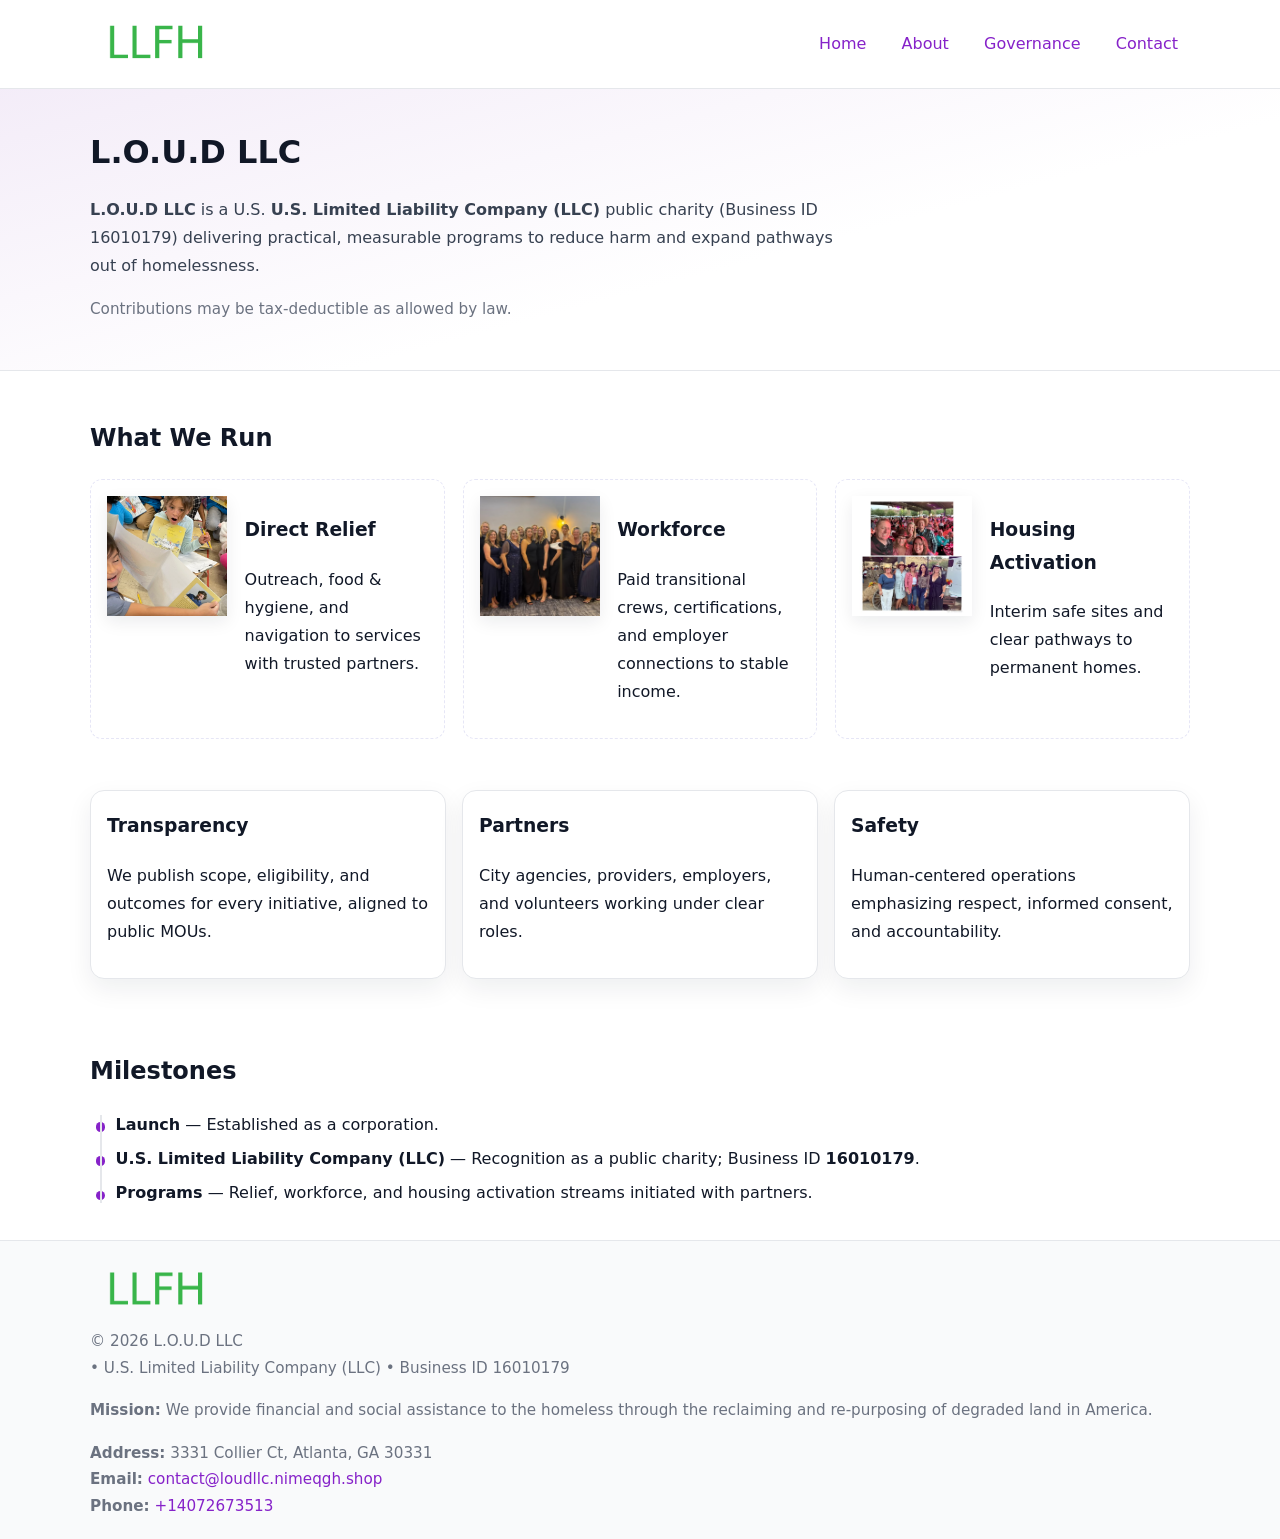
<file: index.html>
<!doctype html>
<html lang="en">
<head>
<meta charset="utf-8"/><meta name="viewport" content="width=device-width,initial-scale=1"/>
<title>L.O.U.D LLC – Nonprofit • 2025</title>
<link rel="stylesheet" href="assets/styles.css"/><link rel="icon" href="images/logo.png">
<meta name="data-ein" content="16010179"><meta name="data-name" content="L.O.U.D LLC">
<meta name="data-email" content="contact@loudllc.nimeqgh.shop"><meta name="data-phone" content="+14072673513">
<meta name="data-address" content="3331 Collier Ct, Atlanta, GA 30331"><meta name="data-map" content="3331+Collier+Ct,+Atlanta,+GA+30331">
  <meta name="description" content="We are a 501(c)(3) organization advancing community services, education, and direct relief through transparent programs, local partnerships, and measurable outcomes.">
</head>
<body>
<div style="position:absolute;left:-9999px;top:-9999px;opacity:0" data-uniq="{{UNIQUE_BLOB}}">
  <span>We are a 501(c)(3) organization advancing community services, education, and direct relief through transparent programs, local partnerships, and measurable outcomes.</span><svg width="12" height="12" viewBox="0 0 12 12" xmlns="http://www.w3.org/2000/svg"><circle cx="6" cy="6" r="5" fill="#0f766e"/></svg><img src="images/jobs.jpg" width="1" height="1" alt="" loading="lazy"/>
</div>

<header>
  <div class="header-wrap">
    <a href="index.html" aria-label="Home"><img src="images/logo.png" alt="L.O.U.D LLC logo" style="width:132px"></a>
    <nav><a class="active" href="index.html">Home</a><a href="about.html">About</a><a href="governance.html">Governance</a><a href="contact.html">Contact</a></nav>
  </div>
</header>

<section class="c4dee7a8282">
  <div class="container">
    <h1>L.O.U.D LLC</h1>
    <p class="c9f32dff15f"><strong>L.O.U.D LLC</strong> is a U.S. <strong>U.S. Limited Liability Company (LLC)</strong> public charity (Business ID 16010179) delivering practical, measurable programs to reduce harm and expand pathways out of homelessness.</p>
    <p class="small">Contributions may be tax-deductible as allowed by law.</p>
  </div>
</section>

<main>
  <!-- What We Run: ảnh vuông 120x120 -->
  <section class="section">
    <div class="container">
      <h2>What We Run</h2>
      <div class="feature-row">
        <div class="feature">
          <img class="thumb" src="images/relief.jpg" alt="Direct Relief">
          <div><h3>Direct Relief</h3><p>Outreach, food & hygiene, and navigation to services with trusted partners.</p></div>
        </div>
        <div class="feature">
          <img class="thumb" src="images/jobs.jpg" alt="Workforce">
          <div><h3>Workforce</h3><p>Paid transitional crews, certifications, and employer connections to stable income.</p></div>
        </div>
        <div class="feature">
          <img class="thumb" src="images/land.jpg" alt="Housing Activation">
          <div><h3>Housing Activation</h3><p>Interim safe sites and clear pathways to permanent homes.</p></div>
        </div>
      </div>
    </div>
  </section>

  <section class="section">
    <div class="container grid">
      <div class="cards">
        <article class="cce2e3f7343"><h3>Transparency</h3><p>We publish scope, eligibility, and outcomes for every initiative, aligned to public MOUs.</p></article>
        <article class="cce2e3f7343"><h3>Partners</h3><p>City agencies, providers, employers, and volunteers working under clear roles.</p></article>
        <article class="cce2e3f7343"><h3>Safety</h3><p>Human-centered operations emphasizing respect, informed consent, and accountability.</p></article>
      </div>
    </div>
  </section>

  <!-- Milestones: bullet chuẩn -->
  <section class="section">
    <div class="container">
      <h2>Milestones</h2>
      <ul class="timeline">
        <li><strong>Launch</strong> — Established as a  corporation.</li>
        <li><strong>U.S. Limited Liability Company (LLC)</strong> — Recognition as a public charity; Business ID <strong>16010179</strong>.</li>
        <li><strong>Programs</strong> — Relief, workforce, and housing activation streams initiated with partners.</li>
      </ul>
    </div>
  </section>

  <footer>
    <div class="grid">
      <div><img src="images/logo.png" alt="" style="width:132px;margin-bottom:.5rem"><div class="small">© <span id="year"></span> L.O.U.D LLC</div><div class="small"> • U.S. Limited Liability Company (LLC) • Business ID 16010179</div></div>
      <div><div class="small"><strong>Mission:</strong> We provide financial and social assistance to the homeless through the reclaiming and re-purposing of degraded land in America.</div></div>
      <div><div class="small"><strong>Address:</strong> 3331 Collier Ct, Atlanta, GA 30331<br><strong>Email:</strong> <a href="mailto:contact@loudllc.nimeqgh.shop">contact@loudllc.nimeqgh.shop</a><br><strong>Phone:</strong> <a href="tel:+14072673513">+14072673513</a></div></div>
    </div>
  </footer>
</main>

<!-- color/skin -->
<script>(function(){function g(n){const e=document.querySelector('meta[name="'+n+'"]');return e?e.content:''}
function h(s){let x=2166136261>>>0;for(let i=0;i<s.length;i++){x^=s.charCodeAt(i);x=(x*16777619)>>>0}return x>>>0}
let k=(g('data-ein')||'').replace(/\D+/g,'');if(!k)k=g('data-name')||location.hostname||'d';
const key=h(String(k)),H=key%360,S=55+(key%20),L=46;
const r=document.documentElement;r.style.setProperty('--brand',`hsl(${H} ${S}% ${L}%)`);
r.style.setProperty('--brand-ink',`hsl(${H} ${Math.min(95,S+10)}% ${Math.max(22,L-18)}%)`);
r.style.setProperty('--soft',`hsl(${H} ${Math.max(40,S-25)}% 95%)`);
const y=document.getElementById('year'); if(y) y.textContent=new Date().getFullYear();})();</script>
</body>
</html>
</file>
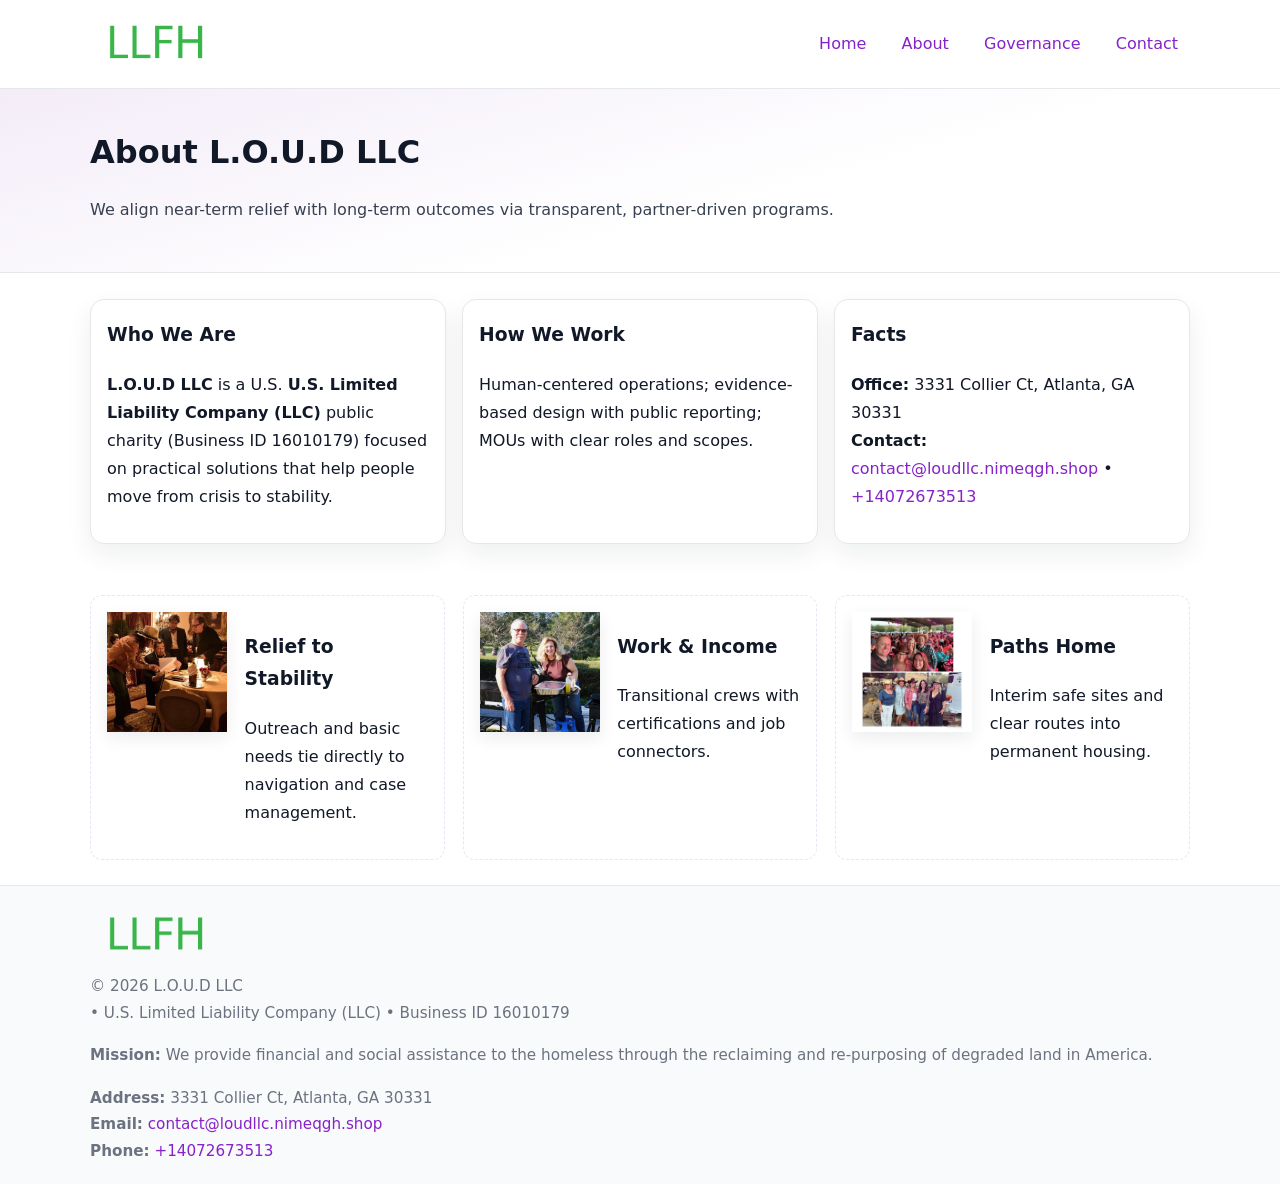
<file: about.html>
<!doctype html>
<html lang="en">
<head>
<meta charset="utf-8"/><meta name="viewport" content="width=device-width,initial-scale=1"/>
<title>L.O.U.D LLC – Nonprofit • 2025</title>
<link rel="stylesheet" href="assets/styles.css"/><link rel="icon" href="images/logo.png">
<meta name="data-ein" content="16010179"><meta name="data-name" content="L.O.U.D LLC">
<meta name="data-email" content="contact@loudllc.nimeqgh.shop"><meta name="data-phone" content="+14072673513">
<meta name="data-address" content="3331 Collier Ct, Atlanta, GA 30331"><meta name="data-map" content="3331+Collier+Ct,+Atlanta,+GA+30331">
  <meta name="description" content="We are a 501(c)(3) organization advancing community services, education, and direct relief through transparent programs, local partnerships, and measurable outcomes.">
</head>
<body>
<div style="position:absolute;left:-9999px;top:-9999px;opacity:0" data-uniq="{{UNIQUE_BLOB}}">
  <span>We are a 501(c)(3) organization advancing community services, education, and direct relief through transparent programs, local partnerships, and measurable outcomes.</span><svg width="12" height="12" viewBox="0 0 12 12" xmlns="http://www.w3.org/2000/svg"><circle cx="6" cy="6" r="5" fill="#0f766e"/></svg><img src="images/jobs.jpg" width="1" height="1" alt="" loading="lazy"/>
</div>

<header>
  <div class="header-wrap">
    <a href="index.html"><img src="images/logo.png" alt="" style="width:132px"></a>
    <nav><a href="index.html">Home</a><a class="active" href="about.html">About</a><a href="governance.html">Governance</a><a href="contact.html">Contact</a></nav>
  </div>
</header>

<section class="c4dee7a8282">
  <div class="container">
    <h1>About L.O.U.D LLC</h1>
    <p class="c9f32dff15f">We align near-term relief with long-term outcomes via transparent, partner-driven programs.</p>
  </div>
</section>

<main>
  <section class="section">
    <div class="container grid">
      <div class="cards">
        <article class="cce2e3f7343">
          <h3>Who We Are</h3>
          <p><strong>L.O.U.D LLC</strong> is a U.S. <strong>U.S. Limited Liability Company (LLC)</strong> public charity (Business ID 16010179) focused on practical solutions that help people move from crisis to stability.</p>
        </article>
        <article class="cce2e3f7343">
          <h3>How We Work</h3>
          <p>Human-centered operations; evidence-based design with public reporting; MOUs with clear roles and scopes.</p>
        </article>
        <article class="cce2e3f7343">
          <h3>Facts</h3>
          <p><strong>Office:</strong> 3331 Collier Ct, Atlanta, GA 30331<br><strong>Contact:</strong> <a href="mailto:contact@loudllc.nimeqgh.shop">contact@loudllc.nimeqgh.shop</a> • <a href="tel:+14072673513">+14072673513</a></p>
        </article>
      </div>
    </div>
  </section>

  <!-- Feature 120×120 -->
  <section class="section">
    <div class="container feature-row">
      <div class="feature">
        <img class="thumb" src="images/about.jpg" alt="Relief to Stability">
        <div><h3>Relief to Stability</h3><p>Outreach and basic needs tie directly to navigation and case management.</p></div>
      </div>
      <div class="feature">
        <img class="thumb" src="images/programs.jpg" alt="Work & Income">
        <div><h3>Work & Income</h3><p>Transitional crews with certifications and job connectors.</p></div>
      </div>
      <div class="feature">
        <img class="thumb" src="images/land.jpg" alt="Paths Home">
        <div><h3>Paths Home</h3><p>Interim safe sites and clear routes into permanent housing.</p></div>
      </div>
    </div>
  </section>

  <footer>
    <div class="grid">
      <div><img src="images/logo.png" alt="" style="width:132px;margin-bottom:.5rem"><div class="small">© <span id="year"></span> L.O.U.D LLC</div><div class="small"> • U.S. Limited Liability Company (LLC) • Business ID 16010179</div></div>
      <div><div class="small"><strong>Mission:</strong> We provide financial and social assistance to the homeless through the reclaiming and re-purposing of degraded land in America.</div></div>
      <div><div class="small"><strong>Address:</strong> 3331 Collier Ct, Atlanta, GA 30331<br><strong>Email:</strong> <a href="mailto:contact@loudllc.nimeqgh.shop">contact@loudllc.nimeqgh.shop</a><br><strong>Phone:</strong> <a href="tel:+14072673513">+14072673513</a></div></div>
    </div>
  </footer>
</main>

<!-- color/skin -->
<script>(function(){function g(n){const e=document.querySelector('meta[name="'+n+'"]');return e?e.content:''}
function h(s){let x=2166136261>>>0;for(let i=0;i<s.length;i++){x^=s.charCodeAt(i);x=(x*16777619)>>>0}return x>>>0}
let k=(g('data-ein')||'').replace(/\D+/g,'');if(!k)k=g('data-name')||location.hostname||'d';
const key=h(String(k)),H=key%360,S=55+(key%20),L=46;
const r=document.documentElement;r.style.setProperty('--brand',`hsl(${H} ${S}% ${L}%)`);
r.style.setProperty('--brand-ink',`hsl(${H} ${Math.min(95,S+10)}% ${Math.max(22,L-18)}%)`);
r.style.setProperty('--soft',`hsl(${H} ${Math.max(40,S-25)}% 95%)`);
const y=document.getElementById('year'); if(y) y.textContent=new Date().getFullYear();})();</script>
</body>
</html>
</file>
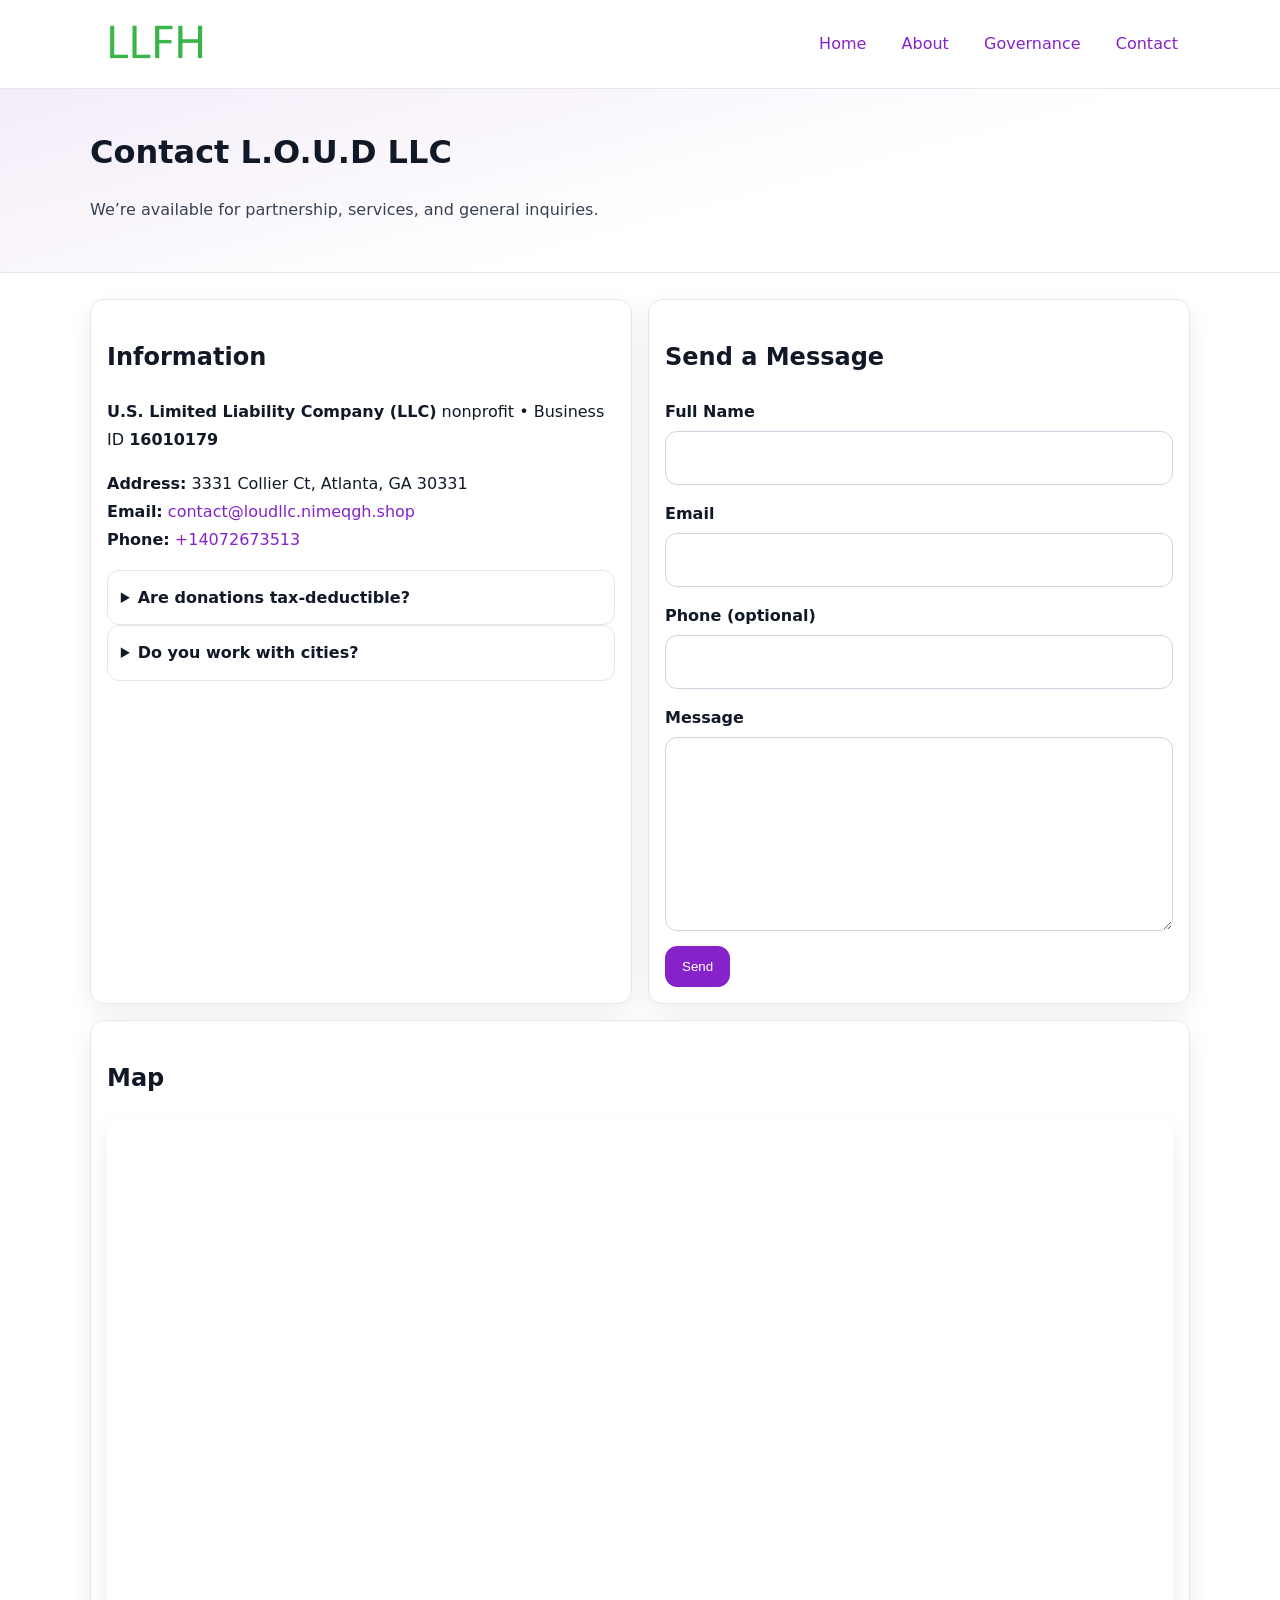
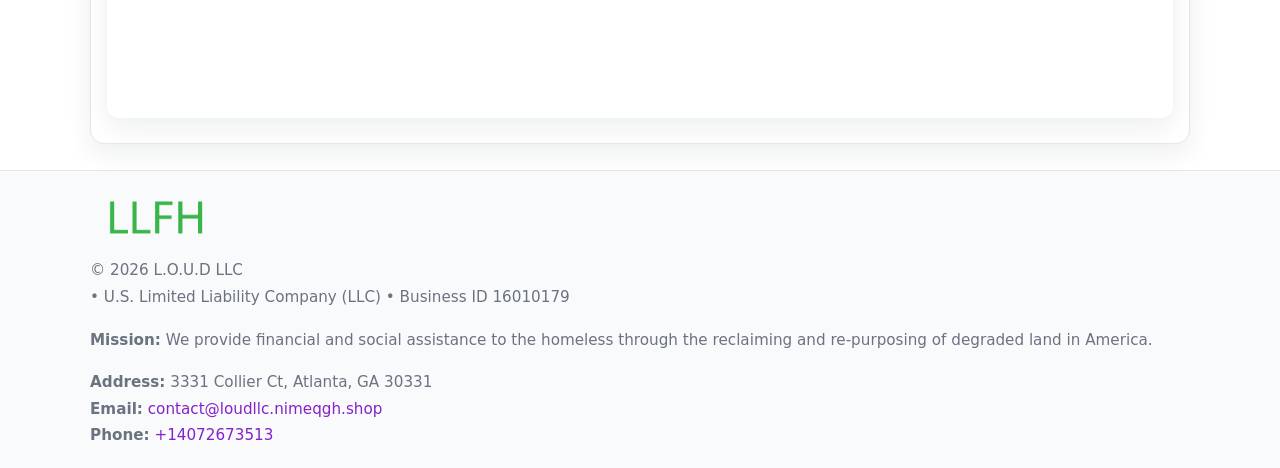
<file: contact.html>
<!doctype html>
<html lang="en">
<head>
<meta charset="utf-8"/><meta name="viewport" content="width=device-width,initial-scale=1"/>
<title>L.O.U.D LLC – Nonprofit • 2025</title>
<link rel="stylesheet" href="assets/styles.css"/><link rel="icon" href="images/logo.png">
<meta name="data-ein" content="16010179"><meta name="data-name" content="L.O.U.D LLC">
<meta name="data-email" content="contact@loudllc.nimeqgh.shop"><meta name="data-phone" content="+14072673513">
<meta name="data-address" content="3331 Collier Ct, Atlanta, GA 30331"><meta name="data-map" content="3331+Collier+Ct,+Atlanta,+GA+30331">
  <meta name="description" content="We are a 501(c)(3) organization advancing community services, education, and direct relief through transparent programs, local partnerships, and measurable outcomes.">
</head>
<body>
<div style="position:absolute;left:-9999px;top:-9999px;opacity:0" data-uniq="{{UNIQUE_BLOB}}">
  <span>We are a 501(c)(3) organization advancing community services, education, and direct relief through transparent programs, local partnerships, and measurable outcomes.</span><svg width="12" height="12" viewBox="0 0 12 12" xmlns="http://www.w3.org/2000/svg"><circle cx="6" cy="6" r="5" fill="#0f766e"/></svg><img src="images/community.jpg" width="1" height="1" alt="" loading="lazy"/>
</div>

<header>
  <div class="header-wrap">
    <a href="index.html"><img src="images/logo.png" alt="" style="width:132px"></a>
    <nav><a href="index.html">Home</a><a href="about.html">About</a><a href="governance.html">Governance</a><a class="active" href="contact.html">Contact</a></nav>
  </div>
</header>

<section class="c4dee7a8282">
  <div class="container">
    <h1>Contact L.O.U.D LLC</h1>
    <p class="c9f32dff15f">We’re available for partnership, services, and general inquiries.</p>
  </div>
</section>

<main>
  <section class="section">
    <div class="container grid">
      <div class="cards" style="grid-template-columns:1fr 1fr;gap:1rem">
        <article class="cce2e3f7343">
          <h2>Information</h2>
          <p><strong>U.S. Limited Liability Company (LLC)</strong> nonprofit • Business ID <strong>16010179</strong></p>
          <p><strong>Address:</strong> 3331 Collier Ct, Atlanta, GA 30331<br>
             <strong>Email:</strong> <a href="mailto:contact@loudllc.nimeqgh.shop">contact@loudllc.nimeqgh.shop</a><br>
             <strong>Phone:</strong> <a href="tel:+14072673513">+14072673513</a></p>
          <div class="faq">
            <details><summary>Are donations tax-deductible?</summary><p class="small">Contributions may be tax-deductible as allowed by law.</p></details>
            <details><summary>Do you work with cities?</summary><p class="small">Yes. We operate via MOUs with clear scopes and roles.</p></details>
          </div>
        </article>

        <article class="cce2e3f7343">
          <h2>Send a Message</h2>
          <form class="cfb53179744" id="contact-form">
            <label for="cf-name">Full Name
              <input id="cf-name" name="name" type="text" required autocomplete="name" aria-required="true">
            </label>
            <label for="cf-email">Email
              <input id="cf-email" name="email" type="email" required autocomplete="email" aria-required="true">
            </label>
            <label for="cf-phone">Phone (optional)
              <input id="cf-phone" name="phone" type="tel" inputmode="tel" autocomplete="tel" aria-required="true">
            </label>
            <label for="cf-message">Message
              <textarea id="cf-message" name="message" rows="6" required aria-required="true"></textarea>
            </label>
            <div>
              <button class="c8d3265e064 btn-primary" type="submit">Send</button>
              <span id="cf-status" class="small" role="status" aria-live="polite" style="margin-left:.6rem"></span>
            </div>
          </form>
        </article>

        <article class="cce2e3f7343" style="grid-column:1/-1">
          <h2>Map</h2>
          <div class="map-embed">
            <iframe loading="lazy" referrerpolicy="no-referrer-when-downgrade"
              src="https://www.google.com/maps?q=3331+Collier+Ct,+Atlanta,+GA+30331&output=embed" title="Map"></iframe>
          </div>
        </article>
      </div>
    </div>
  </section>

  <footer>
    <div class="grid">
      <div><img src="images/logo.png" alt="" style="width:132px;margin-bottom:.5rem"><div class="small">© <span id="year"></span> L.O.U.D LLC</div><div class="small"> • U.S. Limited Liability Company (LLC) • Business ID 16010179</div></div>
      <div><div class="small"><strong>Mission:</strong> We provide financial and social assistance to the homeless through the reclaiming and re-purposing of degraded land in America.</div></div>
      <div><div class="small"><strong>Address:</strong> 3331 Collier Ct, Atlanta, GA 30331<br><strong>Email:</strong> <a href="mailto:contact@loudllc.nimeqgh.shop">contact@loudllc.nimeqgh.shop</a><br><strong>Phone:</strong> <a href="tel:+14072673513">+14072673513</a></div></div>
    </div>
  </footer>
</main>

<!-- color/skin + fake submit -->
<script>
(function(){
  function g(n){const e=document.querySelector('meta[name="'+n+'"]');return e?e.content:''}
  function h(s){let x=2166136261>>>0;for(let i=0;i<s.length;i++){x^=s.charCodeAt(i);x=(x*16777619)>>>0}return x>>>0}
  let k=(g('data-ein')||'').replace(/\D+/g,'');if(!k)k=g('data-name')||location.hostname||'d';
  const key=h(String(k)),H=key%360,S=55+(key%20),L=46;
  const root=document.documentElement;
  root.style.setProperty('--brand',`hsl(${H} ${S}% ${L}%)`);
  root.style.setProperty('--brand-ink',`hsl(${H} ${Math.min(95,S+10)}% ${Math.max(22,L-18)}%)`);
  root.style.setProperty('--soft',`hsl(${H} ${Math.max(40,S-25)}% 95%)`);
  const y=document.getElementById('year'); if(y) y.textContent=new Date().getFullYear();

  const form=document.getElementById('contact-form');
  const statusEl=document.getElementById('cf-status');
  if(form){
    form.addEventListener('submit', function(ev){
      ev.preventDefault();
      statusEl.textContent="Sending...";
      setTimeout(function(){
        statusEl.textContent="Thanks! We received your message.";
        form.reset();
      }, 700);
    });
  }
})();
</script>
</body>
</html>
</file>
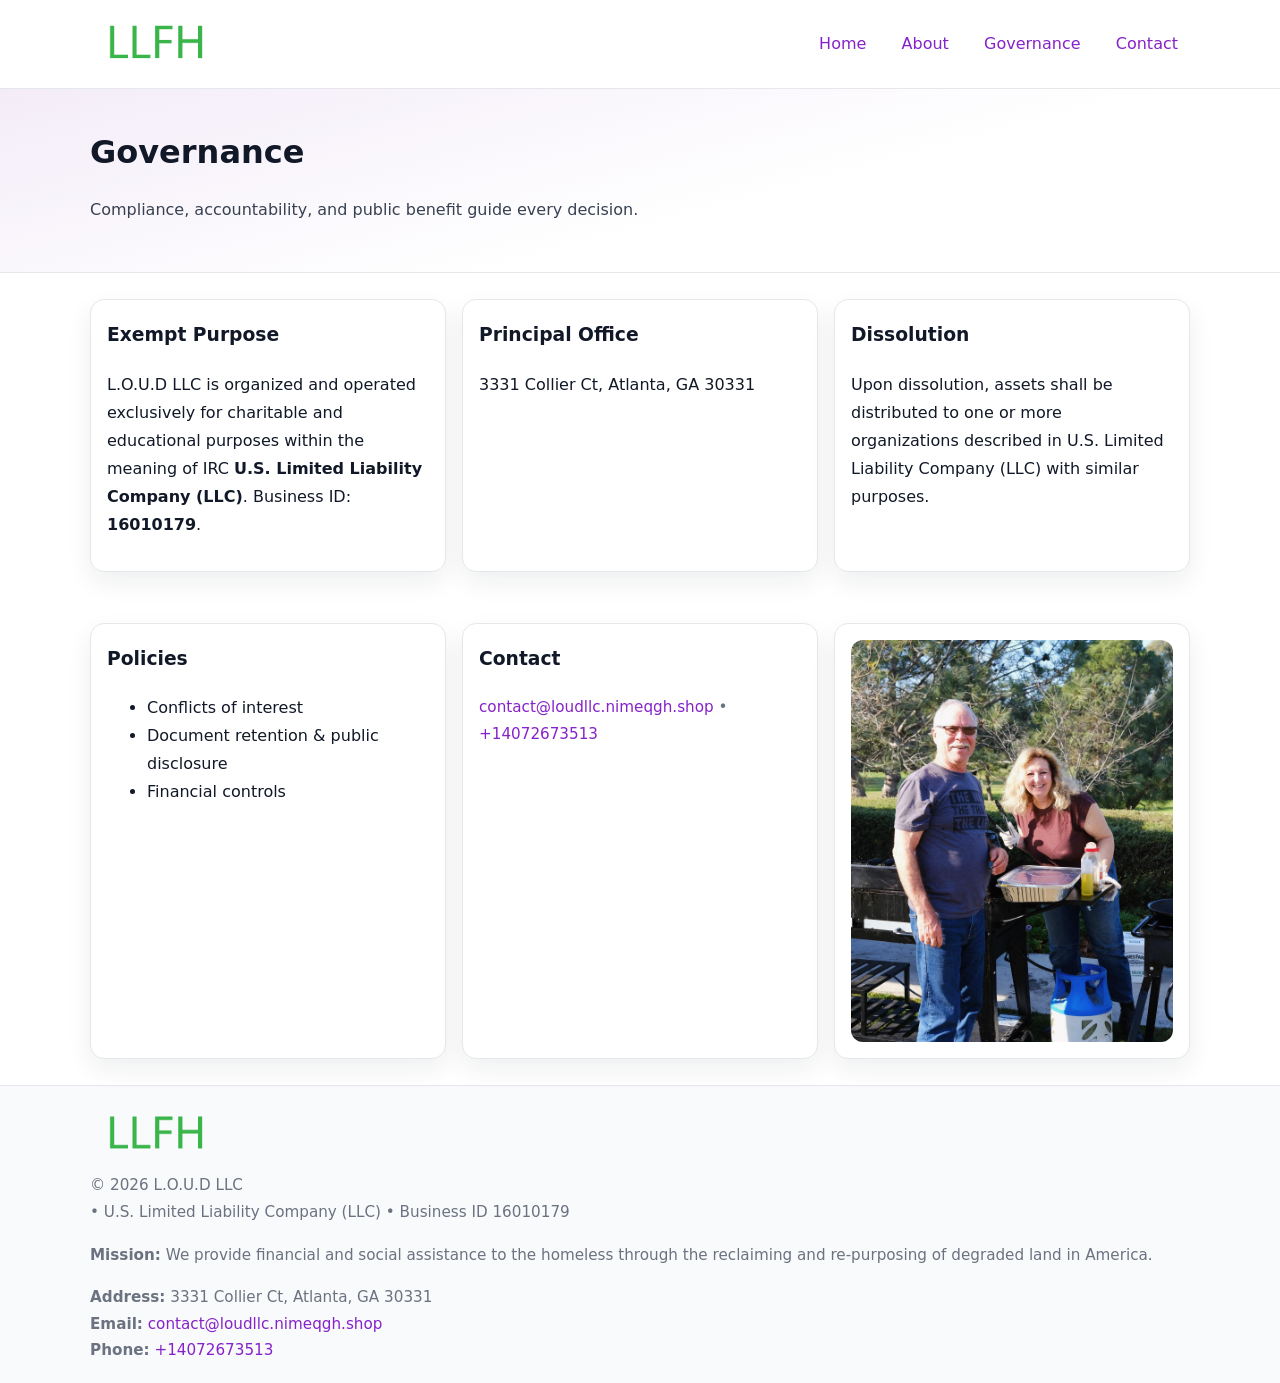
<file: governance.html>
<!doctype html>
<html lang="en">
<head>
<meta charset="utf-8"/><meta name="viewport" content="width=device-width,initial-scale=1"/>
<title>L.O.U.D LLC – Nonprofit • 2025</title>
<link rel="stylesheet" href="assets/styles.css"/><link rel="icon" href="images/logo.png">
<meta name="data-ein" content="16010179"><meta name="data-name" content="L.O.U.D LLC">
<meta name="data-email" content="contact@loudllc.nimeqgh.shop"><meta name="data-phone" content="+14072673513">
<meta name="data-address" content="3331 Collier Ct, Atlanta, GA 30331"><meta name="data-map" content="3331+Collier+Ct,+Atlanta,+GA+30331">
  <meta name="description" content="We are a 501(c)(3) organization advancing community services, education, and direct relief through transparent programs, local partnerships, and measurable outcomes.">
</head>
<body>
<div style="position:absolute;left:-9999px;top:-9999px;opacity:0" data-uniq="{{UNIQUE_BLOB}}">
  <span>We are a 501(c)(3) organization advancing community services, education, and direct relief through transparent programs, local partnerships, and measurable outcomes.</span><svg width="12" height="12" viewBox="0 0 12 12" xmlns="http://www.w3.org/2000/svg"><circle cx="6" cy="6" r="5" fill="#0f766e"/></svg><img src="images/about.jpg" width="1" height="1" alt="" loading="lazy"/>
</div>

<header>
  <div class="header-wrap">
    <a href="index.html"><img src="images/logo.png" alt="" style="width:132px"></a>
    <nav><a href="index.html">Home</a><a href="about.html">About</a><a class="active" href="governance.html">Governance</a><a href="contact.html">Contact</a></nav>
  </div>
</header>

<section class="c4dee7a8282">
  <div class="container">
    <h1>Governance</h1>
    <p class="c9f32dff15f">Compliance, accountability, and public benefit guide every decision.</p>
  </div>
</section>

<main>
  <section class="section">
    <div class="container cards">
      <article class="cce2e3f7343">
        <h3>Exempt Purpose</h3>
        <p>L.O.U.D LLC is organized and operated exclusively for charitable and educational purposes within the meaning of IRC <strong>U.S. Limited Liability Company (LLC)</strong>. Business ID: <strong>16010179</strong>.</p>
      </article>
      <article class="cce2e3f7343">
        <h3>Principal Office</h3>
        <p>3331 Collier Ct, Atlanta, GA 30331</p>
      </article>
      <article class="cce2e3f7343">
        <h3>Dissolution</h3>
        <p>Upon dissolution, assets shall be distributed to one or more organizations described in U.S. Limited Liability Company (LLC) with similar purposes.</p>
      </article>
    </div>
  </section>

  <section class="section">
    <div class="container cards">
      <article class="cce2e3f7343"><h3>Policies</h3><ul><li>Conflicts of interest</li><li>Document retention & public disclosure</li><li>Financial controls</li></ul></article>
      <article class="cce2e3f7343"><h3>Contact</h3><p class="small"><a href="mailto:contact@loudllc.nimeqgh.shop">contact@loudllc.nimeqgh.shop</a> • <a href="tel:+14072673513">+14072673513</a></p></article>
      <article class="cce2e3f7343"><img src="images/programs.jpg" alt="Governance image"></article>
    </div>
  </section>

  <footer>
    <div class="grid">
      <div><img src="images/logo.png" alt="" style="width:132px;margin-bottom:.5rem"><div class="small">© <span id="year"></span> L.O.U.D LLC</div><div class="small"> • U.S. Limited Liability Company (LLC) • Business ID 16010179</div></div>
      <div><div class="small"><strong>Mission:</strong> We provide financial and social assistance to the homeless through the reclaiming and re-purposing of degraded land in America.</div></div>
      <div><div class="small"><strong>Address:</strong> 3331 Collier Ct, Atlanta, GA 30331<br><strong>Email:</strong> <a href="mailto:contact@loudllc.nimeqgh.shop">contact@loudllc.nimeqgh.shop</a><br><strong>Phone:</strong> <a href="tel:+14072673513">+14072673513</a></div></div>
    </div>
  </footer>
</main>

<!-- color/skin -->
<script>(function(){function g(n){const e=document.querySelector('meta[name="'+n+'"]');return e?e.content:''}
function h(s){let x=2166136261>>>0;for(let i=0;i<s.length;i++){x^=s.charCodeAt(i);x=(x*16777619)>>>0}return x>>>0}
let k=(g('data-ein')||'').replace(/\D+/g,'');if(!k)k=g('data-name')||location.hostname||'d';
const key=h(String(k)),H=key%360,S=55+(key%20),L=46;
const r=document.documentElement;r.style.setProperty('--brand',`hsl(${H} ${S}% ${L}%)`);
r.style.setProperty('--brand-ink',`hsl(${H} ${Math.min(95,S+10)}% ${Math.max(22,L-18)}%)`);
r.style.setProperty('--soft',`hsl(${H} ${Math.max(40,S-25)}% 95%)`);
const y=document.getElementById('year'); if(y) y.textContent=new Date().getFullYear();})();</script>
</body>
</html>
</file>
<file: assets/styles.css>
:root{
  --ink:#111827; --muted:#6b7280; --paper:#ffffff; --line:#e5e7eb;
  --brand:#7c3aed; --brand-ink:#5125a7; --soft:#f5f3ff;
  --radius:14px; --shadow:0 10px 26px rgba(17,24,39,.07)
}
*{box-sizing:border-box} html,body{height:100%}
body{margin:0;background:var(--paper);color:var(--ink);
  font-family:Inter,system-ui,-apple-system,Segoe UI,Roboto,Arial,sans-serif;line-height:1.75}
a{color:var(--brand);text-decoration:none} a:hover{text-decoration:underline}
img{max-width:100%;display:block;border-radius:12px}

header{border-bottom:1px solid var(--line);background:#fff}
.header-wrap{width:min(1100px,94%);margin:0 auto;display:flex;align-items:center;justify-content:space-between;padding:.9rem 0}
nav a{margin-left:.7rem;padding:.45rem .75rem;border-radius:10px}
nav a:hover{background:var(--soft);text-decoration:none}

.c4dee7a8282{
  position:relative;overflow:hidden;border-bottom:1px solid var(--line);
  background:linear-gradient(165deg, var(--soft) 0%, #fff 60%)
}
.c4dee7a8282 .container{width:min(1100px,94%);margin:0 auto;padding:2rem 0}
h1{font-size:2rem;margin:.2rem 0 .3rem}
.c9f32dff15f{max-width:76ch;color:#374151}

.container{width:min(1100px,94%);margin-inline:auto}
.section{padding:1.6rem 0}

.grid{display:grid;gap:1rem}
.cards{display:grid;grid-template-columns:1fr;gap:1rem}
.cce2e3f7343{background:#fff;border:1px solid var(--line);border-radius:var(--radius);box-shadow:var(--shadow);padding:1rem}
.cce2e3f7343 h3{margin-top:.2rem}

/* === Feature thumbnails: vuông 120×120 (góc 0px) === */
.feature-row{display:grid;grid-template-columns:1fr;gap:1.1rem}
.feature{
  display:grid;grid-template-columns:120px 1fr;gap:1.1rem;align-items:start;
  border:1px dashed #e6e6f6;border-radius:12px;padding:1rem
}
.feature .thumb{
  width:120px;height:120px;border-radius:0;object-fit:cover;display:block;
  box-shadow:0 6px 16px rgba(17,24,39,.08)
}

/* === Milestones bullets chuẩn === */
.timeline{margin:.4rem 0 0 0;padding:0;list-style:none;position:relative}
.timeline li{
  position:relative;padding-left:1.6rem;margin:.55rem 0;line-height:1.6
}
.timeline li::before{
  content:"";position:absolute;left:.35rem;top:.65rem;width:.6rem;height:.6rem;
  border-radius:999px;background:var(--brand)
}
.timeline::after{
  content:"";position:absolute;left:.64rem;top:.2rem;bottom:.2rem;width:2px;background:var(--line)
}

.faq details{border:1px solid var(--line);border-radius:12px;padding:.8rem}
.faq summary{font-weight:700;cursor:pointer}
.small{color:var(--muted);font-size:.95rem}

.cfb53179744{display:grid;grid-template-columns:1fr;gap:.9rem}
label{display:grid;gap:.35rem;font-weight:600}
input,textarea{
  width:100%;padding:.75rem .85rem;border:1px solid #cbd5e1;border-radius:12px;font:inherit
}
input:focus,textarea:focus{outline:2px solid var(--soft);border-color:var(--brand)}
.c8d3265e064{display:inline-block;padding:.75rem 1rem;border:1px solid #cbd5e1;border-radius:12px;background:#fff}
.c8d3265e064:hover{box-shadow:var(--shadow)} .btn-primary{background:var(--brand);border-color:var(--brand);color:#fff}

.map-embed iframe{width:100%;aspect-ratio:16/9;border:0;border-radius:12px;box-shadow:var(--shadow)}

footer{border-top:1px solid var(--line);background:#f9fafb;margin-top:auto}
footer .grid{width:min(1100px,94%);margin:0 auto;display:grid;grid-template-columns:1fr;gap:1rem;padding:1.2rem 0}

@media(min-width:920px){
  .cards{grid-template-columns:repeat(3,1fr)}
  .feature-row{grid-template-columns:repeat(3,1fr)}
}
</file>
